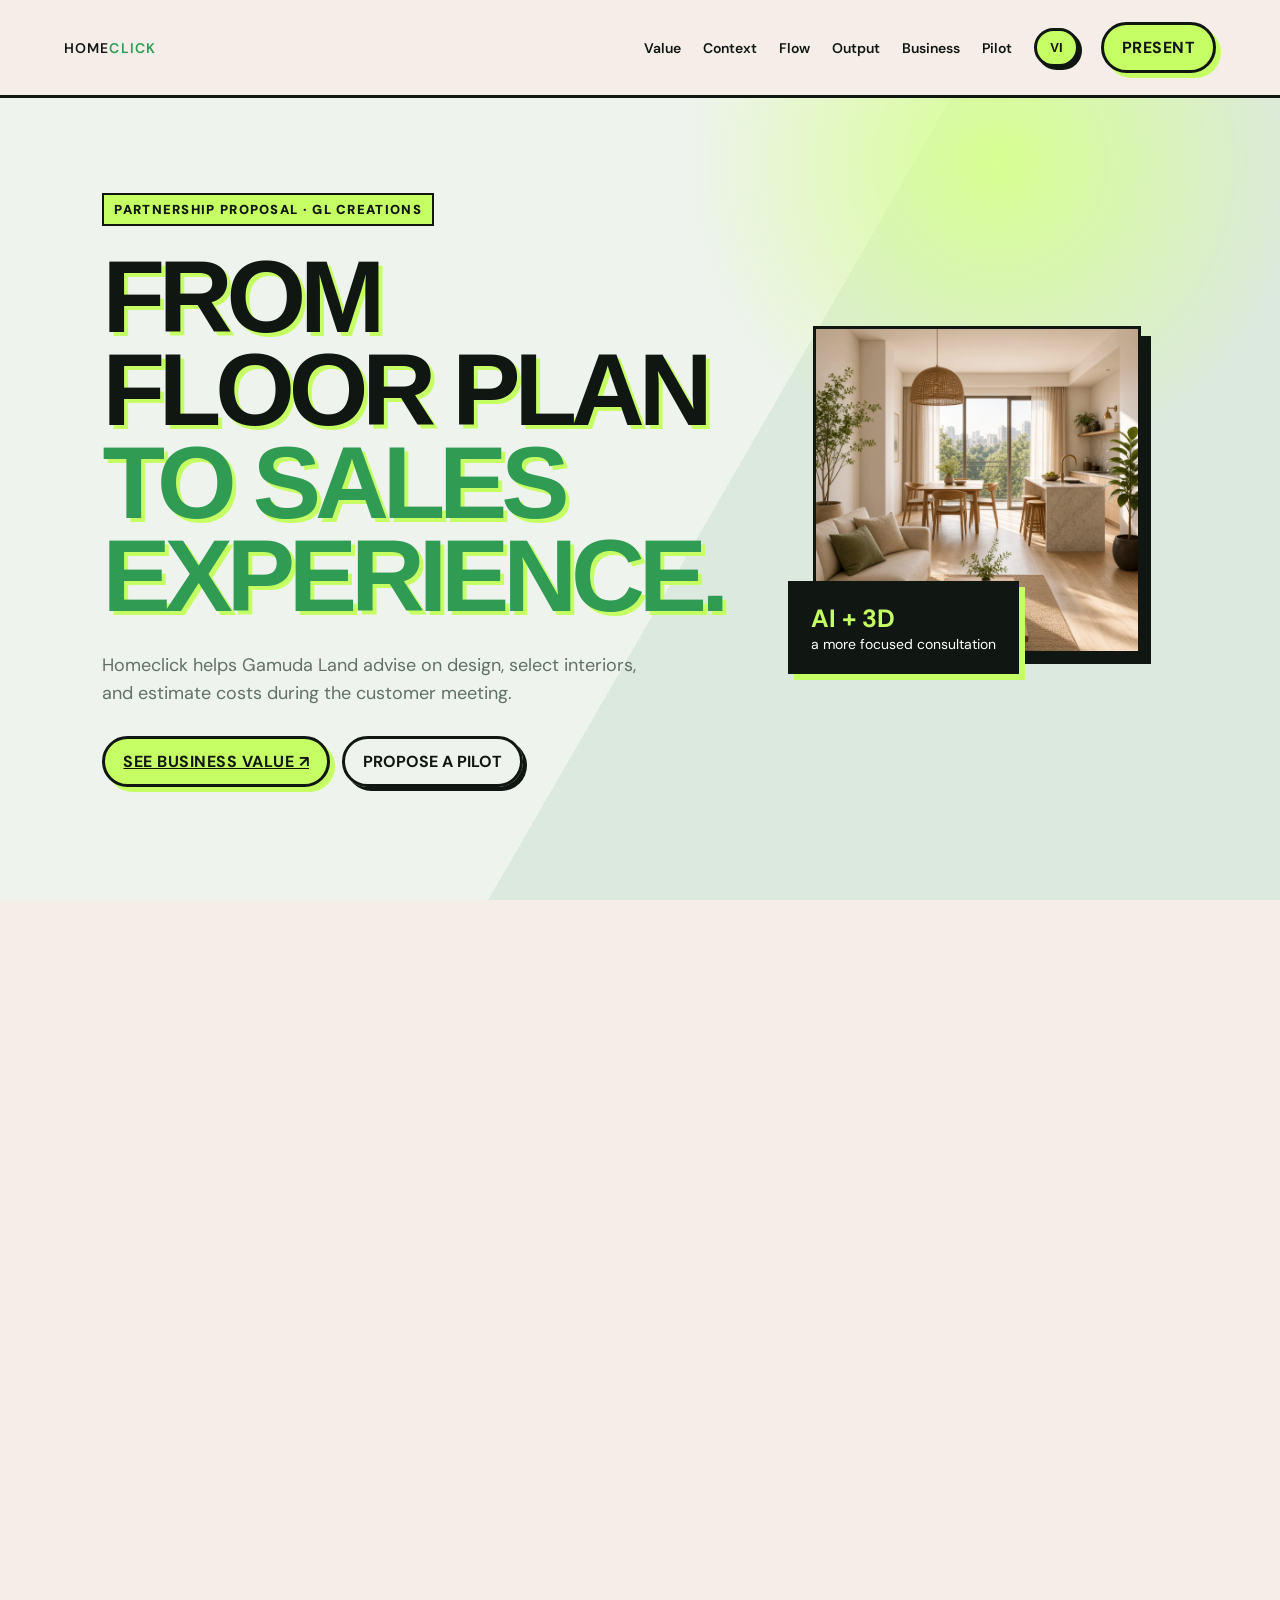
<file: index.html>
<!doctype html>
<html lang="en">
<head>
<meta charset="utf-8"><meta name="viewport" content="width=device-width,initial-scale=1">
<title>GL</title><meta name="description" content="Đề xuất trải nghiệm AI và thiết kế 3D cho GL Creations">
<link rel="icon" href="data:image/svg+xml,%3Csvg xmlns='http://www.w3.org/2000/svg' viewBox='0 0 100 100'%3E%3Crect width='100' height='100' rx='24' fill='%2314251F'/%3E%3Cpath d='M25 53 50 28l25 25v24H57V62H43v15H25z' fill='%23A4E6AD'/%3E%3C/svg%3E">
<link rel="preconnect" href="https://fonts.googleapis.com" crossorigin><link rel="preload" as="style" href="https://fonts.googleapis.com/css2?family=DM+Sans:wght@400;500;600;700&family=Manrope:wght@600;700;800&display=swap" onload="this.onload=null;this.rel='stylesheet'"><noscript><link rel="stylesheet" href="https://fonts.googleapis.com/css2?family=DM+Sans:wght@400;500;600;700&family=Manrope:wght@600;700;800&display=swap"></noscript>
<link rel="stylesheet" href="styles.css"><link rel="preload" as="image" href="assets/hero-gl-creations.webp" type="image/webp" fetchpriority="high"></head>
<body><div class="progress"></div><header class="topbar"><a class="brand" href="#top">HOME<span>CLICK</span></a><nav class="nav"><a href="#value">Value</a><a href="#problem">Context</a><a href="#load-layout">Flow</a><a href="#final-render">Output</a><a href="#business">Business</a><a href="#pilot">Pilot</a><button type="button" class="lang-toggle" id="langToggle" aria-label="Switch language">VI</button><button type="button" class="btn" id="present" aria-label="Start presentation">Present</button></nav></header>
<main id="top"><section class="hero"><div><div class="eyebrow">Partnership proposal · GL Creations</div><h1>From floor plan<br><em>to sales experience.</em></h1><p>Homeclick helps Gamuda Land advise on design, select interiors, and estimate costs during the customer meeting.</p><div class="actions"><a class="btn" href="#value">See business value ↗</a><a class="ghost" href="#pilot">Propose a pilot</a></div></div><div class="visual"><div class="visual-frame"><img loading="eager" fetchpriority="high" decoding="async" width="1168" height="784" src="assets/hero-gl-creations.webp" alt="Homeclick interior visualization"></div><div class="badge"><b>AI + 3D</b>a more focused consultation</div></div></section>
<section class="section alt" id="proposal"><div class="section-head"><h2>The proposal for<br>GL Creations</h2><p>Homeclick becomes a visual experience layer within the catalog and standards approved by Gamuda Land.</p></div><div class="steps"><div class="step"><b>01</b><h3>Personalize the home</h3><p>Explore colors, materials, fixtures, and styles around each customer’s needs.</p></div><div class="step"><b>02</b><h3>Try the scheme in 3D</h3><p>Choose a prepared floor plan, drag in interiors, and compare ways to use the space.</p></div><div class="step"><b>03</b><h3>Turn it into a clear choice</h3><p>Create a needs summary for the customer and sales team to confirm before the next step.</p></div></div></section>
<section class="section alt" id="value"><div class="eyebrow">Value proposition</div><div class="value-message">Homeclick helps Gamuda Land turn typical floor plans into a design, interior selection, and cost-estimation experience during customer consultation.</div><div class="benefits"><div class="benefit">Customers visualize their future home more easily</div><div class="benefit">Increase the value of GL Creations</div><div class="benefit">Shorten the consultation process</div><div class="benefit">Create upsell opportunities for interior packages</div><div class="benefit">Give customers an earlier view of budget</div><div class="benefit">Standardize the experience across projects</div></div></section>
<section class="section alt" id="problem"><div class="section-head"><h2>The gap<br>in consultation</h2><p>Customers are not only buying a floor plan. They are trying to picture how they will live in it.</p></div><div class="grid"><article class="card"><span class="num">01</span><h3>Hard-to-visualize floor plans</h3><p>Customers need to see a layout that fits how they live.</p></article><article class="card"><span class="num">02</span><h3>Too few visual options</h3><p>One generic image cannot answer every question about style and room use.</p></article><article class="card dark"><span class="num">03</span><h3>Conversation lacks a shared reference</h3><p>A concrete scheme gives the sales team a stronger follow-up conversation.</p></article></div></section>
<section class="section alt" id="load-layout"><div class="section-head"><h2>Start with an empty canvas.<br>Load the project layout.</h2><p>Before any furniture is added, the sales team opens a clean Homeclick workspace and loads the typical floor plan of the Gamuda Land project.</p></div><div class="empty-layout"><div class="empty-toolbar"><span>GL</span><span>NEW SPACE · EMPTY</span></div><div class="empty-body"><div class="empty-icon">＋</div><strong>Load a project floor plan</strong><span>PDF · JPG/PNG · CAD/BIM</span><button type="button" class="btn" id="loadLayout">Load layout ↗</button></div></div><div class="loaded-layout" id="loadedLayout" hidden aria-live="polite"><div class="empty-toolbar"><span>GL</span><span>PROJECT LAYOUT LOADED</span></div><div class="loaded-body"><img src="assets/gamuda-project-layout-cropped.webp" alt="Gamuda Land typical apartment · 11,095 × 8,020 mm" loading="lazy" decoding="async" width="1408" height="1124"><div class="loaded-meta"><strong>PROJECT LAYOUT LOADED</strong><span>Gamuda Land typical apartment · 11,095 × 8,020 mm</span></div></div></div></section>
<section class="section" id="upload"><div class="section-head"><h2>One plan.<br>Four clear moves.</h2><p>Once the typical Gamuda Land floor plan is loaded, Homeclick takes the team from a 2D layout to a decision-ready interior scheme.</p></div><div class="flow"><article class="flow-step"><strong>01 · 2D LAYOUT</strong><h3>Place furniture on plan</h3><p>Start with furniture symbols and build the layout in proportion.</p></article><article class="flow-step"><strong>02 · 3D SPACE</strong><h3>Convert the layout</h3><p>Turn the 2D arrangement into a proportional 3D space.</p></article><article class="flow-step"><strong>03 · MATERIALS</strong><h3>Refine the look</h3><p>Apply approved wood, stone, fabric, metal, and paint options.</p></article><article class="flow-step"><strong>04 · BUDGET</strong><h3>Know the number</h3><p>Track products, quantities, and estimated cost before requesting a quote.</p></article></div></section>
<section class="section" id="experience"><div class="section-head"><h2>See the space<br>before it is built</h2><p>The same project layout can be read in 2D, explored in 3D, and refined through an approved material palette.</p></div><div class="showcase"><div class="media-step"><span>01 · 2D LAYOUT</span><img loading="lazy" decoding="async" width="1408" height="1408" src="assets/flow-2d-layout-square.webp" alt="2D furniture layout on a typical floor plan"></div><div class="media-step"><span>02 · 3D CONVERSION</span><img loading="lazy" decoding="async" width="1408" height="1408" src="assets/flow-3d-conversion-square.webp" alt="3D conversion of an apartment layout"></div><div class="media-step"><span>03 · MATERIAL SELECTION</span><img loading="lazy" decoding="async" width="1408" height="1408" src="assets/flow-materials-square.webp" alt="Approved material selection board"></div></div></section>
<section class="section alt" id="demo"><div class="section-head"><h2>A journey<br>from drag-and-drop to final render</h2><p>Autoplay demo: select products, try materials, refine the space, and render a final scene so customers can decide with confidence.</p></div><div class="demo-stage"><video class="demo-video" autoplay muted loop playsinline preload="none" data-lazy-video poster="assets/flow-final-render.webp" aria-label="Homeclick design process"><source data-src="assets/flow-2d-to-budget-v4.mp4" type="video/mp4"></video><div class="demo-overlay"><div class="demo-top"><span>HOMECLICK DESIGN FLOW</span><span>AUTOPLAY · LOOP</span></div><div class="demo-steps"><span>01 · DRAG PRODUCTS</span><span>02 · CHOOSE MATERIALS</span><span>03 · RENDER THE HOME</span></div></div></div><div class="video-caption"><strong>Homeclick Design Tool</strong><span>Drag · Choose materials · Render the space</span></div></section>
<section class="section alt" id="final-render"><div class="section-head"><h2>Final render<br>from customer choices</h2><p>After dragging products and choosing materials in Homeclick, customers can see the final result as a complete living space.</p></div><div class="final-render-grid"><img loading="lazy" decoding="async" width="1168" height="784" src="assets/flow-final-render.webp" alt="Final interior render"><div class="final-note"><span class="num">FINAL OUTPUT</span><h3>From a 3D scheme to a decision-ready image</h3><p>The render gives customers, sales, and the interiors team one shared result before moving to a quote.</p><a class="ghost" href="#cost">View estimated cost ↗</a></div></div></section>
<section class="section alt" id="cost"><div class="section-head"><h2>Know the cost<br>before deciding</h2><p>Each GL Creations product can carry a price, allowing Homeclick to total the budget for the selected scheme.</p></div><div class="cost-panel"><div class="cost-card"><div class="budget-image-frame"><img loading="lazy" decoding="async" width="1408" height="1408" class="budget-image" src="assets/flow-budget-quote-v2.webp" alt="Budget summary"></div><div class="label">ESTIMATED COST</div><div class="amount">Based on the scheme</div><small>Prices are updated from the Gamuda Land approved catalog. They do not replace an official quote.</small></div><div class="cost-list"><div class="cost-item"><strong>Price by product</strong><span>Customers see the price of each selected interior, material, and fixture.</span></div><div class="cost-item"><strong>Total budget</strong><span>Add up by room, interior package, or the entire apartment.</span></div><div class="cost-item"><strong>Compare schemes</strong><span>Change products and see the cost impact immediately.</span></div><div class="cost-item"><strong>Make the next step clear</strong><span>Turn the selected configuration into an official quote request.</span></div></div></div></section>
<section class="section" id="business"><div class="section-head"><h2>Three Gamuda value drivers<br>you can see</h2><p>Homeclick is more than a technology showcase. The platform is designed to support the commercial goals of the sales team and GL Creations.</p></div><div class="business-grid"><article class="business-card"><b>01 · SELL MORE</b><h3>Sell more interior packages</h3><p>Place GL Creations products in the space customers are considering.</p></article><article class="business-card"><b>02 · CONSULT BETTER</b><h3>Consult more visually</h3><p>Turn unclear needs into a design scheme that sales and customers can refine together.</p></article><article class="business-card"><b>03 · DECIDE FASTER</b><h3>Decide faster</h3><p>Customers see their options and budget sooner, giving the consultation a clear next step.</p></article></div></section>
<section class="section alt" id="mockup"><div class="section-head"><h2>One screen.<br>One clear scheme.</h2><p>This is the experience sales can use with customers: view the floor plan, select products, and track the budget in one flow.</p></div><div class="pitch-mockup"><div class="mockup"><div class="mockup-head"><span>HOMECLICK DESIGN TOOL</span><span>GL CREATIONS · A01</span></div><div class="mockup-room select-none"><div class="living-plan-wrap"><img class="living-plan-image" src="assets/living-room-plan.svg" alt="Technical A01 living room furniture floor plan" draggable="false"><div class="plan-hotspots" id="planHotspots" aria-label="Product hotspots"></div></div><div class="plan-canvas-meta"><span>LIVING ROOM · TYPICAL APARTMENT A01</span><span>1:50 · PLAN VIEW</span></div></div><div class="item-focus-card" id="itemFocusCard"><div><span class="item-focus-label">Item focus</span><div class="item-focus-name" id="focusName">Living room sofa (GL-001)</div><div class="item-focus-meta" id="focusMeta">Finish: Bouclé Dune · Seating</div></div><button type="button" class="item-focus-btn btn-remove" id="focusToggleBtn">Remove</button></div></div><div class="mockup"><div class="mockup-head"><span>SELECTED SCHEME</span><span id="schemeCount">04 ITEMS</span></div><div class="scheme-list-container" id="schemeList"></div><div style="margin-top:16px;padding-top:14px;border-top:2px solid var(--ink)"><div class="total" style="margin-top:0"><div><span style="display:block;font-size:12px;font-weight:700;text-transform:uppercase;letter-spacing:0.06em;color:#6d7e75">ESTIMATED BUDGET</span><button type="button" class="toggle-budget-view" id="toggleBudgetBtn">View estimated numbers (VND) ↗</button></div><strong id="totalBudgetDisplay" style="font-size:16px;color:var(--ink)">Based on catalog</strong></div></div></div></div></section>
<section class="section" id="pilot"><div class="section-head"><h2>A small pilot.<br>Measure what matters.</h2><p>Propose a 4-week pilot to validate the value in real consultations.</p></div><div class="grid"><article class="card dark"><span class="num">WEEK 01</span><h3>Standardize</h3><p>Choose a floor plan, a product collection, and a consultation script.</p></article><article class="card"><span class="num">WEEKS 02–03</span><h3>Run the pilot</h3><p>Use Homeclick in selected consultations with sales support.</p></article><article class="card"><span class="num">WEEK 04</span><h3>Evaluate</h3><p>Compare consultation time, scheme quality, and quote requests.</p></article></div></section>
<section class="cta" id="next-step"><div><div class="eyebrow" style="color:var(--lime)">Next step</div><h2>Let us build a GL Creations apartment demo.</h2><p>Choose a floor plan. Choose an interior collection. Let customers start with how they want to live.</p></div><a class="btn" href="mailto:hello@homeclick.vn?subject=Homeclick%20x%20GL%20Creations">Discuss the pilot ↗</a></section></main><footer class="footer"><span>HOMECLICK × GL CREATIONS</span><span>Pilot proposal · 2026</span></footer>
<script>const langToggle=document.getElementById("langToggle");if(langToggle)langToggle.onclick=()=>location.href=location.pathname.includes("index-vi")?"index.html":"index-vi.html";const bar=document.querySelector(".progress");let progressFrame=0;addEventListener("scroll",()=>{if(progressFrame)return;progressFrame=requestAnimationFrame(()=>{const h=document.documentElement;bar.style.width=(scrollY/(h.scrollHeight-innerHeight)*100)+"%";progressFrame=0})},{passive:true});const loadVideo=video=>{const source=video.querySelector("source[data-src]");if(!source||source.src)return;source.src=source.dataset.src;video.load();video.play().catch(()=>{})};document.querySelectorAll("video[data-lazy-video]").forEach(video=>{if("IntersectionObserver"in window){const observer=new IntersectionObserver(entries=>{if(entries.some(entry=>entry.isIntersecting)){loadVideo(video);observer.disconnect()}},{rootMargin:"500px 0px"});observer.observe(video)}else loadVideo(video)});const present=document.querySelector("#present");if(present)present.onclick=()=>{document.body.classList.toggle("presenting");document.documentElement.requestFullscreen?.().catch(()=>{})};addEventListener("keydown",e=>{if(e.key==="Escape")document.body.classList.remove("presenting")});const loadLayoutButton=document.querySelector("#loadLayout");const emptyLayout=document.querySelector(".empty-layout");const loadedLayout=document.querySelector("#loadedLayout");if(loadLayoutButton&&emptyLayout&&loadedLayout)loadLayoutButton.addEventListener("click",()=>{emptyLayout.hidden=true;loadedLayout.hidden=false;loadLayoutButton.blur()});</script><script id="interactive-mockup-script">

// --- Interactive Living Room Plan Mockup ---
(function() {
  const isVi = location.pathname.includes('index-vi') || document.documentElement.lang === 'vi';
  const items = [
    { id: 'sofa', code: 'GL-001', nameEn: 'Living room sofa', nameVi: 'Sofa phòng khách', priceVnd: 45000000, categoryEn: 'Seating', categoryVi: 'Ghế', selected: true, material: 'Bouclé Dune', x: 30, y: 68 },
    { id: 'coffee-table', code: 'GL-014', nameEn: 'Coffee table', nameVi: 'Bàn trà', priceVnd: 18500000, categoryEn: 'Tables', categoryVi: 'Bàn', selected: true, material: 'Walnut & Brass', x: 50, y: 42 },
    { id: 'light', code: 'GL-022', nameEn: 'Decorative light', nameVi: 'Đèn trang trí', priceVnd: 12000000, categoryEn: 'Lighting', categoryVi: 'Đèn', selected: true, material: 'Amber Glass', x: 83, y: 38 },
    { id: 'armchair', code: 'GL-035', nameEn: 'Lounge accent chair', nameVi: 'Ghế bành thư giãn', priceVnd: 22000000, categoryEn: 'Seating', categoryVi: 'Ghế', selected: true, material: 'Cognac Leather', x: 72, y: 26 },
    { id: 'tv-console', code: 'GL-008', nameEn: 'Media wall console', nameVi: 'Kệ tivi phòng khách', priceVnd: 26000000, categoryEn: 'Cabinetry', categoryVi: 'Tủ kệ', selected: false, material: 'Smoked Oak', x: 51, y: 87 }
  ];

  let activeItemId = 'sofa';
  let showExactPrice = false;

  function formatVnd(val) {
    return val.toLocaleString('vi-VN') + ' ₫';
  }

  function render() {
    const hotspotsEl = document.getElementById('planHotspots');
    const schemeListEl = document.getElementById('schemeList');
    const schemeCountEl = document.getElementById('schemeCount');
    const totalBudgetDisplayEl = document.getElementById('totalBudgetDisplay');
    const toggleBudgetBtn = document.getElementById('toggleBudgetBtn');
    const focusNameEl = document.getElementById('focusName');
    const focusMetaEl = document.getElementById('focusMeta');
    const focusToggleBtn = document.getElementById('focusToggleBtn');

    if (!hotspotsEl || !schemeListEl) return;

    const activeItem = items.find(it => it.id === activeItemId) || items[0];
    const selectedItems = items.filter(it => it.selected);
    const totalVnd = selectedItems.reduce((acc, it) => acc + it.priceVnd, 0);

    // 1. Render hotspots
    hotspotsEl.innerHTML = '';
    items.forEach(it => {
      const btn = document.createElement('button');
      btn.type = 'button';
      btn.className = 'plan-hotspot' + (it.id === activeItemId ? ' is-active' : '') + (!it.selected ? ' is-off' : '');
      btn.style.left = it.x + '%';
      btn.style.top = it.y + '%';
      btn.setAttribute('aria-pressed', it.selected);
      btn.title = (isVi ? it.nameVi : it.nameEn) + ' (' + it.code + ')';

      const dot = document.createElement('span');
      dot.className = 'plan-hotspot-dot';
      btn.appendChild(dot);

      const codeSpan = document.createElement('span');
      codeSpan.textContent = it.code;
      btn.appendChild(codeSpan);

      btn.addEventListener('click', () => {
        it.selected = true;
        activeItemId = it.id;
        render();
      });

      hotspotsEl.appendChild(btn);
    });

    // 2. Render item focus card
    if (focusNameEl) {
      const name = isVi ? activeItem.nameVi : activeItem.nameEn;
      focusNameEl.textContent = name + ' (' + activeItem.code + ')';
    }
    if (focusMetaEl) {
      const cat = isVi ? activeItem.categoryVi : activeItem.categoryEn;
      focusMetaEl.textContent = (isVi ? 'Chất liệu: ' : 'Finish: ') + activeItem.material + ' · ' + cat;
    }
    if (focusToggleBtn) {
      if (activeItem.selected) {
        focusToggleBtn.className = 'item-focus-btn btn-remove';
        focusToggleBtn.textContent = isVi ? 'Bỏ chọn' : 'Remove';
      } else {
        focusToggleBtn.className = 'item-focus-btn btn-add';
        focusToggleBtn.textContent = isVi ? 'Thêm vào scheme' : 'Add to scheme';
      }
      focusToggleBtn.onclick = () => {
        activeItem.selected = !activeItem.selected;
        render();
      };
    }

    // 3. Render scheme list
    schemeListEl.innerHTML = '';
    items.forEach(it => {
      const row = document.createElement('div');
      row.className = 'price-row-interactive' + (it.id === activeItemId ? ' is-active' : '') + (!it.selected ? ' is-off' : '');

      const leftDiv = document.createElement('div');
      leftDiv.style.display = 'flex';
      leftDiv.style.alignItems = 'center';
      leftDiv.style.gap = '10px';

      const cb = document.createElement('input');
      cb.type = 'checkbox';
      cb.checked = it.selected;
      cb.addEventListener('click', (e) => {
        e.stopPropagation();
      });
      cb.addEventListener('change', () => {
        it.selected = cb.checked;
        activeItemId = it.id;
        render();
      });
      leftDiv.appendChild(cb);

      const label = document.createElement('span');
      label.textContent = isVi ? it.nameVi : it.nameEn;
      leftDiv.appendChild(label);
      row.appendChild(leftDiv);

      const rightDiv = document.createElement('div');
      rightDiv.style.textAlign = 'right';

      const codeStrong = document.createElement('strong');
      codeStrong.textContent = it.code;
      rightDiv.appendChild(codeStrong);

      if (showExactPrice) {
        const priceSub = document.createElement('div');
        priceSub.style.fontSize = '11px';
        priceSub.style.color = '#52645b';
        priceSub.style.fontWeight = 'normal';
        priceSub.textContent = formatVnd(it.priceVnd);
        rightDiv.appendChild(priceSub);
      }
      row.appendChild(rightDiv);

      row.addEventListener('click', () => {
        activeItemId = it.id;
        render();
      });

      schemeListEl.appendChild(row);
    });

    // 4. Update count & totals
    if (schemeCountEl) {
      const countStr = String(selectedItems.length).padStart(2, '0');
      schemeCountEl.textContent = countStr + (isVi ? ' MÓN' : ' ITEMS');
    }

    if (totalBudgetDisplayEl) {
      if (showExactPrice) {
        totalBudgetDisplayEl.textContent = formatVnd(totalVnd);
      } else {
        totalBudgetDisplayEl.textContent = isVi ? 'Theo danh mục' : 'Based on catalog';
      }
    }

    if (toggleBudgetBtn) {
      if (showExactPrice) {
        toggleBudgetBtn.textContent = isVi ? 'Thu gọn giá chi tiết ↗' : 'Hide item breakdown ↗';
      } else {
        toggleBudgetBtn.textContent = isVi ? 'Xem dự toán mẫu (VND) ↗' : 'View estimated numbers (VND) ↗';
      }
      toggleBudgetBtn.onclick = () => {
        showExactPrice = !showExactPrice;
        render();
      };
    }
  }

  if (document.readyState === 'loading') {
    document.addEventListener('DOMContentLoaded', render);
  } else {
    render();
  }
})();

</script>
</body></html>
</file>
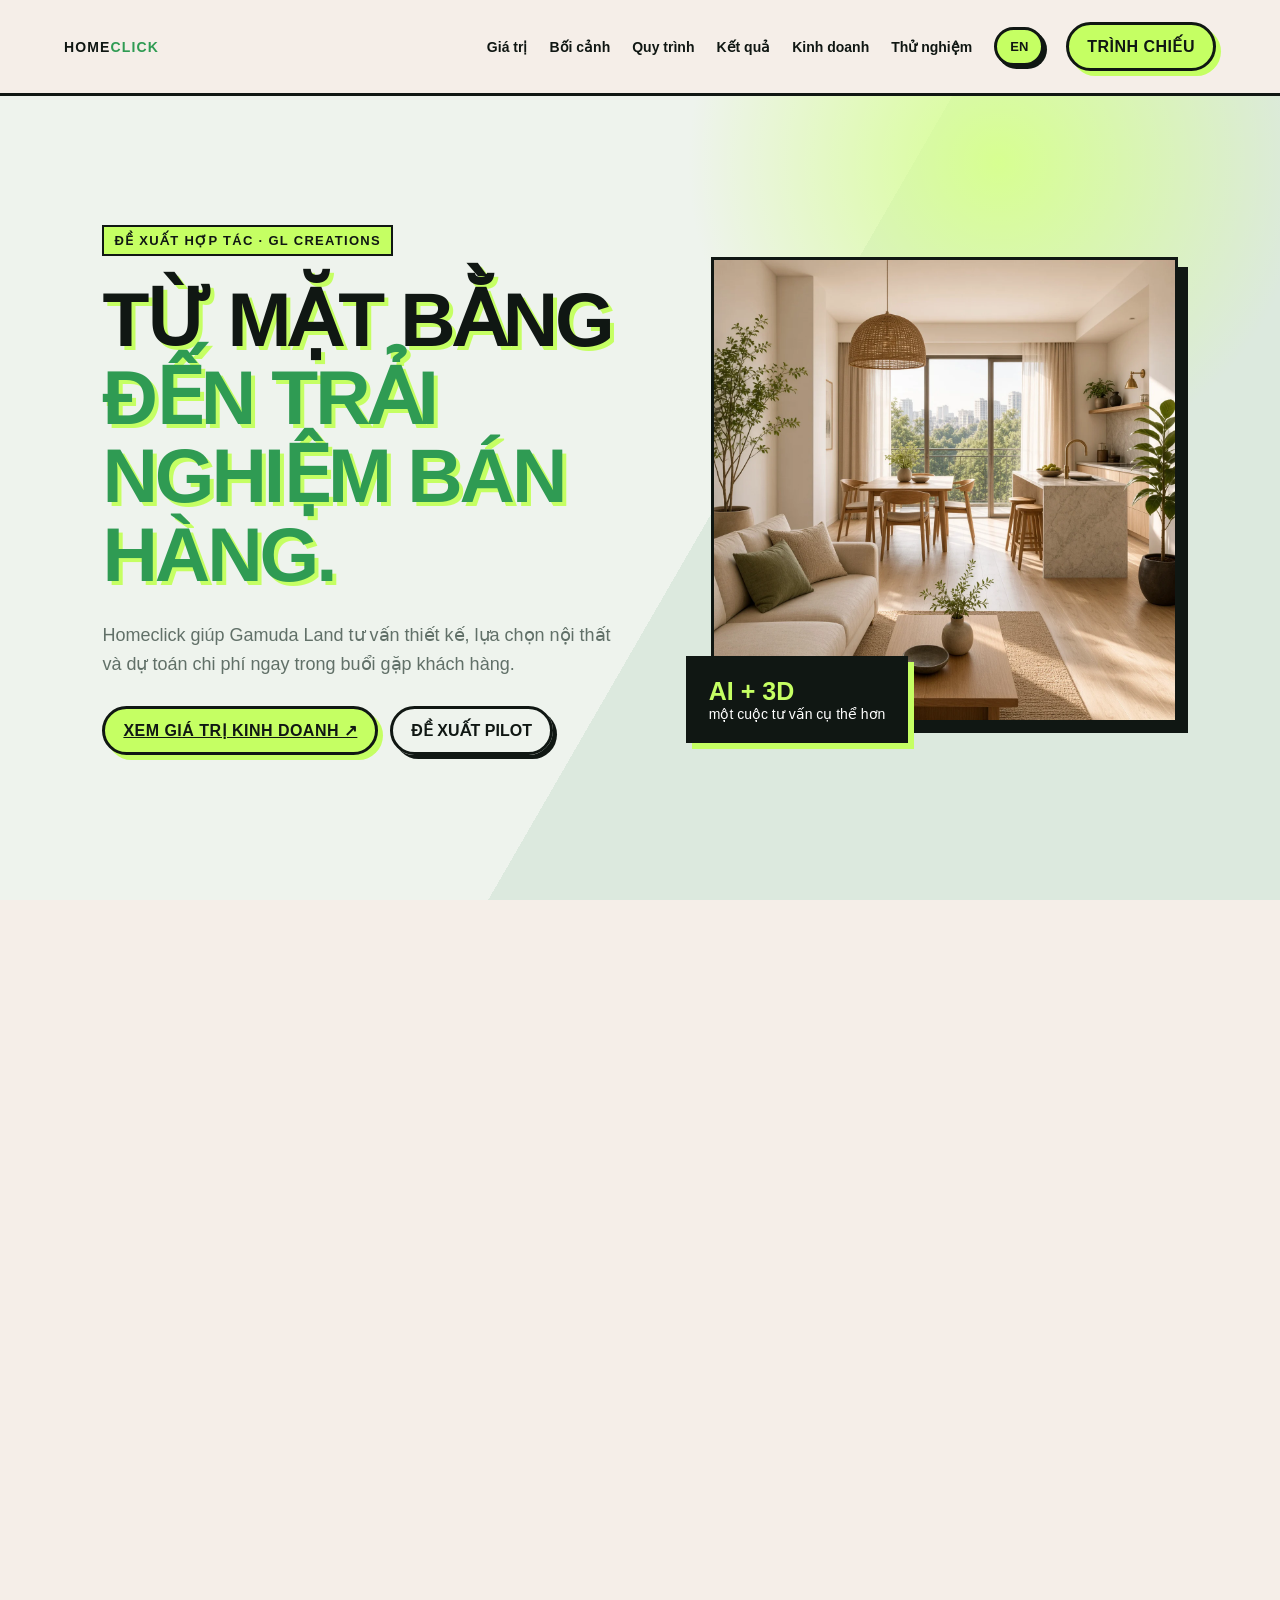
<file: index-vi.html>
<!doctype html>
<html lang="vi">
<head>
<meta charset="utf-8"><meta name="viewport" content="width=device-width,initial-scale=1">
<title>GL</title><meta name="description" content="Đề xuất trải nghiệm AI và thiết kế 3D cho GL Creations">
<link rel="icon" href="data:image/svg+xml,%3Csvg xmlns='http://www.w3.org/2000/svg' viewBox='0 0 100 100'%3E%3Crect width='100' height='100' rx='24' fill='%2314251F'/%3E%3Cpath d='M25 53 50 28l25 25v24H57V62H43v15H25z' fill='%23A4E6AD'/%3E%3C/svg%3E">
<link rel="preconnect" href="https://fonts.googleapis.com"><link rel="preconnect" href="https://fonts.gstatic.com" crossorigin><link href="https://fonts.googleapis.com/css2?family=Be+Vietnam+Pro:wght@400;500;600;700;800;900&display=swap" rel="stylesheet"><link href="https://fonts.googleapis.com/css2?family=DM+Sans:wght@400;500;600;700&family=Manrope:wght@600;700;800&display=swap" rel="stylesheet">
<link rel="stylesheet" href="styles.css"><link rel="preload" as="image" href="assets/hero-gl-creations.webp" type="image/webp" fetchpriority="high"></head>
<body class="vi-page"><div class="progress"></div><header class="topbar"><a class="brand" href="#top">HOME<span>CLICK</span></a><nav class="nav"><a href="#value">Giá trị</a><a href="#problem">Bối cảnh</a><a href="#load-layout">Quy trình</a><a href="#final-render">Kết quả</a><a href="#business">Kinh doanh</a><a href="#pilot">Thử nghiệm</a><button type="button" class="lang-toggle" id="langToggle" aria-label="Switch language">EN</button><button type="button" class="btn" id="present" aria-label="Start presentation">Trình chiếu</button></nav></header>
<main id="top"><section class="hero"><div><div class="eyebrow">Đề xuất hợp tác · GL Creations</div><h1>Từ mặt bằng<br><em>đến trải nghiệm bán hàng.</em></h1><p>Homeclick giúp Gamuda Land tư vấn thiết kế, lựa chọn nội thất và dự toán chi phí ngay trong buổi gặp khách hàng.</p><div class="actions"><a class="btn" href="#value">Xem giá trị kinh doanh ↗</a><a class="ghost" href="#pilot">Đề xuất pilot</a></div></div><div class="visual"><div class="visual-frame"><img loading="eager" fetchpriority="high" decoding="async" width="1168" height="784" src="assets/hero-gl-creations.webp" alt="Phối cảnh không gian nội thất Homeclick"></div><div class="badge"><b>AI + 3D</b>một cuộc tư vấn cụ thể hơn</div></div></section>
<section class="section alt" id="proposal"><div class="section-head"><h2>Đề xuất cho<br>GL Creations</h2><p>Homeclick trở thành lớp trải nghiệm trực quan, trong phạm vi danh mục và tiêu chuẩn do Gamuda Land phê duyệt.</p></div><div class="steps"><div class="step"><b>01</b><h3>Cá nhân hóa ngôi nhà</h3><p>Khám phá màu sắc, vật liệu, thiết bị và phong cách theo nhu cầu từng khách.</p></div><div class="step"><b>02</b><h3>Thử phương án trên 3D</h3><p>Chọn mặt bằng đã chuẩn bị, kéo thả nội thất và so sánh cách sử dụng không gian.</p></div><div class="step"><b>03</b><h3>Chuyển thành lựa chọn rõ ràng</h3><p>Tạo bản tóm tắt nhu cầu để nhân viên và khách cùng xác nhận trước bước tiếp theo.</p></div></div></section>
<section class="section alt" id="value"><div class="eyebrow">Thông điệp giá trị</div><div class="value-message">Homeclick giúp Gamuda Land biến mặt bằng điển hình thành trải nghiệm thiết kế, lựa chọn nội thất và dự toán chi phí ngay trong quá trình tư vấn khách hàng.</div><div class="benefits"><div class="benefit">Khách dễ hình dung căn hộ tương lai</div><div class="benefit">Tăng giá trị chương trình GL Creations</div><div class="benefit">Rút ngắn quá trình tư vấn</div><div class="benefit">Tạo cơ hội bán thêm gói nội thất</div><div class="benefit">Giúp khách biết ngân sách sớm hơn</div><div class="benefit">Chuẩn hóa trải nghiệm giữa các dự án</div></div></section>
<section class="section alt" id="problem"><div class="section-head"><h2>Khoảng trống<br>trong cuộc tư vấn</h2><p>Khách không chỉ mua một mặt bằng. Họ đang cố hình dung cách sống trong đó.</p></div><div class="grid"><article class="card"><span class="num">01</span><h3>Mặt bằng khó hình dung</h3><p>Khách cần thấy cách bố trí nội thất phù hợp với sinh hoạt của mình.</p></article><article class="card"><span class="num">02</span><h3>Phối cảnh ít lựa chọn</h3><p>Một hình ảnh chung khó trả lời mọi câu hỏi về phong cách và cách sử dụng phòng.</p></article><article class="card dark"><span class="num">03</span><h3>Trao đổi thiếu điểm tựa</h3><p>Một phương án cụ thể giúp nhân viên tiếp tục cuộc tư vấn sau buổi gặp.</p></article></div></section>
<section class="section alt" id="load-layout"><div class="section-head"><h2>Bắt đầu với một canvas trống.<br>Load mặt bằng dự án.</h2><p>Trước khi thêm nội thất, team sales mở không gian Homeclick trống và load mặt bằng điển hình của dự án Gamuda Land.</p></div><div class="empty-layout"><div class="empty-toolbar"><span>GL</span><span>KHÔNG GIAN MỚI · TRỐNG</span></div><div class="empty-body"><div class="empty-icon">＋</div><strong>Load mặt bằng dự án</strong><span>PDF · JPG/PNG · CAD/BIM</span><button type="button" class="btn" id="loadLayout">Load mặt bằng ↗</button></div></div><div class="loaded-layout" id="loadedLayout" hidden aria-live="polite"><div class="empty-toolbar"><span>GL</span><span>ĐÃ LOAD MẶT BẰNG DỰ ÁN</span></div><div class="loaded-body"><img src="assets/gamuda-project-layout-cropped.webp" alt="Mặt bằng căn hộ điển hình Gamuda Land · 11.095 × 8.020 mm" loading="lazy" decoding="async" width="1408" height="1124"><div class="loaded-meta"><strong>ĐÃ LOAD MẶT BẰNG DỰ ÁN</strong><span>Mặt bằng căn hộ điển hình Gamuda Land · 11.095 × 8.020 mm</span></div></div></div></section>
<section class="section" id="upload"><div class="section-head"><h2>Một mặt bằng.<br>Bốn bước rõ ràng.</h2><p>Sau khi load mặt bằng điển hình của dự án Gamuda Land, Homeclick đưa team đi từ bố trí 2D đến phương án nội thất sẵn sàng để quyết định.</p></div><div class="flow"><article class="flow-step"><strong>01 · BỐ TRÍ 2D</strong><h3>Đặt nội thất trên mặt bằng</h3><p>Bắt đầu với các biểu tượng nội thất và xây dựng bố cục đúng tỷ lệ.</p></article><article class="flow-step"><strong>02 · KHÔNG GIAN 3D</strong><h3>Chuyển layout sang 3D</h3><p>Biến bố trí 2D thành không gian 3D theo đúng tỷ lệ.</p></article><article class="flow-step"><strong>03 · VẬT LIỆU</strong><h3>Hoàn thiện phong cách</h3><p>Áp dụng các lựa chọn gỗ, đá, vải, kim loại và sơn đã được duyệt.</p></article><article class="flow-step"><strong>04 · NGÂN SÁCH</strong><h3>Biết chi phí</h3><p>Theo dõi sản phẩm, số lượng và chi phí dự kiến trước khi yêu cầu báo giá.</p></article></div></section>
<section class="section" id="experience"><div class="section-head"><h2>Hình dung không gian<br>trước khi xây dựng</h2><p>Cùng một mặt bằng dự án có thể được đọc ở 2D, khám phá ở 3D và hoàn thiện bằng bảng vật liệu đã được phê duyệt.</p></div><div class="showcase"><div class="media-step"><span>01 · BỐ TRÍ 2D</span><img loading="lazy" decoding="async" width="1408" height="1408" src="assets/flow-2d-layout-square.webp" alt="Bố trí nội thất 2D trên mặt bằng điển hình"></div><div class="media-step"><span>02 · CHUYỂN ĐỔI 3D</span><img loading="lazy" decoding="async" width="1408" height="1408" src="assets/flow-3d-conversion-square.webp" alt="Chuyển đổi mặt bằng căn hộ sang 3D"></div><div class="media-step"><span>03 · CHỌN VẬT LIỆU</span><img loading="lazy" decoding="async" width="1408" height="1408" src="assets/flow-materials-square.webp" alt="Bảng lựa chọn vật liệu đã được phê duyệt"></div></div></section>
<section class="section alt" id="demo"><div class="section-head"><h2>Một hành trình<br>từ kéo thả đến phối cảnh</h2><p>Video demo tự động phát: chọn sản phẩm, thử vật liệu, tinh chỉnh không gian và render thành phối cảnh để khách dễ quyết định.</p></div><div class="demo-stage"><video class="demo-video" autoplay muted loop playsinline preload="none" data-lazy-video poster="assets/flow-final-render.webp" aria-label="Homeclick design process"><source data-src="assets/flow-2d-to-budget-v4.mp4" type="video/mp4"></video><div class="demo-overlay"><div class="demo-top"><span>QUY TRÌNH THIẾT KẾ HOMECLICK</span><span>TỰ ĐỘNG PHÁT · LẶP LẠI</span></div><div class="demo-steps"><span>01 · KÉO THẢ SẢN PHẨM</span><span>02 · CHỌN VẬT LIỆU</span><span>03 · RENDER PHỐI CẢNH</span></div></div></div><div class="video-caption"><strong>Homeclick Design Tool</strong><span>Kéo thả · Chọn vật liệu · Render phối cảnh</span></div></section>
<section class="section alt" id="final-render"><div class="section-head"><h2>Phối cảnh cuối cùng<br>từ lựa chọn của khách</h2><p>Từ thao tác kéo thả và lựa chọn vật liệu trong Homeclick, khách hàng có thể nhìn thấy kết quả cuối cùng như một không gian sống hoàn chỉnh.</p></div><div class="final-render-grid"><img loading="lazy" decoding="async" width="1168" height="784" src="assets/flow-final-render.webp" alt="Phối cảnh cuối cùng của không gian nội thất"><div class="final-note"><span class="num">FINAL OUTPUT</span><h3>Từ phương án 3D đến hình ảnh có thể chốt</h3><p>Phối cảnh giúp khách, sales và đội nội thất cùng nhìn vào một kết quả thống nhất trước khi đi tới báo giá.</p><a class="ghost" href="#cost">Xem chi phí dự kiến ↗</a></div></div></section>
<section class="section alt" id="cost"><div class="section-head"><h2>Biết chi phí<br>trước khi quyết định</h2><p>Mỗi sản phẩm trong thư viện GL Creations có thể gắn với giá bán, để Homeclick tự tổng hợp ngân sách theo phương án khách đang xem.</p></div><div class="cost-panel"><div class="cost-card"><div class="budget-image-frame"><img loading="lazy" decoding="async" width="1408" height="1408" class="budget-image" src="assets/flow-budget-quote-v2.webp" alt="Budget summary"></div><div class="label">CHI PHÍ DỰ KIẾN</div><div class="amount">Theo phương án</div><small>Giá được cập nhật từ danh mục Gamuda Land phê duyệt. Không thay thế báo giá chính thức.</small></div><div class="cost-list"><div class="cost-item"><strong>Giá theo sản phẩm</strong><span>Khách biết từng món nội thất, vật liệu và thiết bị đang được chọn.</span></div><div class="cost-item"><strong>Tổng ngân sách</strong><span>Cộng dồn theo phòng, gói nội thất hoặc toàn bộ căn hộ.</span></div><div class="cost-item"><strong>So sánh phương án</strong><span>Thử thay đổi sản phẩm và nhìn ngay tác động lên chi phí.</span></div><div class="cost-item"><strong>Minh bạch bước tiếp theo</strong><span>Chuyển cấu hình đã chọn thành yêu cầu báo giá chính thức.</span></div></div></div></section>
<section class="section" id="business"><div class="section-head"><h2>Ba giá trị Gamuda<br>có thể nhìn thấy</h2><p>Homeclick không chỉ trình diễn công nghệ. Platform được thiết kế để hỗ trợ mục tiêu kinh doanh của đội sales và GL Creations.</p></div><div class="business-grid"><article class="business-card"><b>01 · BÁN THÊM</b><h3>Bán thêm gói nội thất</h3><p>Đưa sản phẩm GL Creations vào đúng không gian khách đang quan tâm.</p></article><article class="business-card"><b>02 · TƯ VẤN TỐT HƠN</b><h3>Tư vấn trực quan hơn</h3><p>Biến nhu cầu còn mơ hồ thành phương án thiết kế có thể cùng khách chỉnh sửa.</p></article><article class="business-card"><b>03 · QUYẾT ĐỊNH FASTER</b><h3>Quyết định nhanh hơn</h3><p>Khách biết lựa chọn và ngân sách sớm hơn, giúp cuộc tư vấn có bước tiếp theo rõ ràng.</p></article></div></section>
<section class="section alt" id="mockup"><div class="section-head"><h2>Một màn hình.<br>Một phương án rõ ràng.</h2><p>Đây là trải nghiệm mà team sales có thể dùng cùng khách: xem mặt bằng, chọn sản phẩm và theo dõi ngân sách trong cùng một luồng.</p></div><div class="pitch-mockup"><div class="mockup"><div class="mockup-head"><span>CÔNG CỤ THIẾT KẾ HOMECLICK</span><span>GL CREATIONS · A01</span></div><div class="mockup-room select-none"><div class="living-plan-wrap"><img class="living-plan-image" src="assets/living-room-plan.svg" alt="Mặt bằng nét kỹ thuật phòng khách A01" draggable="false"><div class="plan-hotspots" id="planHotspots" aria-label="Điểm chọn sản phẩm"></div></div><div class="plan-canvas-meta"><span>MẶT BẰNG PHÒNG KHÁCH · CĂN ĐIỂN HÌNH A01</span><span>1:50 · PLAN VIEW</span></div></div><div class="item-focus-card" id="itemFocusCard"><div><span class="item-focus-label">Chi tiết sản phẩm</span><div class="item-focus-name" id="focusName">Sofa phòng khách (GL-001)</div><div class="item-focus-meta" id="focusMeta">Chất liệu: Bouclé Dune · Ghế</div></div><button type="button" class="item-focus-btn btn-remove" id="focusToggleBtn">Bỏ chọn</button></div></div><div class="mockup"><div class="mockup-head"><span>PHƯƠNG ÁN ĐÃ CHỌN</span><span id="schemeCount">04 MÓN</span></div><div class="scheme-list-container" id="schemeList"></div><div style="margin-top:16px;padding-top:14px;border-top:2px solid var(--ink)"><div class="total" style="margin-top:0"><div><span style="display:block;font-size:12px;font-weight:700;text-transform:uppercase;letter-spacing:0.06em;color:#6d7e75">NGÂN SÁCH DỰ KIẾN</span><button type="button" class="toggle-budget-view" id="toggleBudgetBtn">Xem dự toán mẫu (VND) ↗</button></div><strong id="totalBudgetDisplay" style="font-size:16px;color:var(--ink)">Theo danh mục</strong></div></div></div></div></section>
<section class="section" id="pilot"><div class="section-head"><h2>Thử nghiệm nhỏ.<br>Đo lường thật.</h2><p>Đề xuất pilot 4 tuần để kiểm chứng giá trị trong bối cảnh tư vấn thực tế.</p></div><div class="grid"><article class="card dark"><span class="num">TUẦN 01</span><h3>Chuẩn hóa</h3><p>Chọn một mặt bằng, một nhóm sản phẩm và kịch bản tư vấn.</p></article><article class="card"><span class="num">TUẦN 02–03</span><h3>Chạy thử</h3><p>Đưa Homeclick vào một số buổi tư vấn có nhân viên đồng hành.</p></article><article class="card"><span class="num">TUẦN 04</span><h3>Đánh giá</h3><p>So sánh thời gian tư vấn, chất lượng phương án và yêu cầu báo giá.</p></article></div></section>
<section class="cta" id="next-step"><div><div class="eyebrow" style="color:var(--lime)">Bước tiếp theo</div><h2>Cùng dựng thử một căn hộ GL Creations.</h2><p>Chọn một mặt bằng. Chọn một nhóm nội thất. Để khách bắt đầu từ cách họ muốn sống.</p></div><a class="btn" href="mailto:hello@homeclick.vn?subject=Homeclick%20x%20GL%20Creations">Trao đổi về pilot ↗</a></section></main><footer class="footer"><span>HOMECLICK × GL CREATIONS</span><span>Đề xuất thử nghiệm · 2026</span></footer>
<script>const langToggle=document.getElementById("langToggle");if(langToggle)langToggle.onclick=()=>location.href=location.pathname.includes("index-vi")?"index.html":"index-vi.html";const bar=document.querySelector(".progress");let progressFrame=0;addEventListener("scroll",()=>{if(progressFrame)return;progressFrame=requestAnimationFrame(()=>{const h=document.documentElement;bar.style.width=(scrollY/(h.scrollHeight-innerHeight)*100)+"%";progressFrame=0})},{passive:true});const loadVideo=video=>{const source=video.querySelector("source[data-src]");if(!source||source.src)return;source.src=source.dataset.src;video.load();video.play().catch(()=>{})};document.querySelectorAll("video[data-lazy-video]").forEach(video=>{if("IntersectionObserver"in window){const observer=new IntersectionObserver(entries=>{if(entries.some(entry=>entry.isIntersecting)){loadVideo(video);observer.disconnect()}},{rootMargin:"500px 0px"});observer.observe(video)}else loadVideo(video)});const present=document.querySelector("#present");if(present)present.onclick=()=>{document.body.classList.toggle("presenting");document.documentElement.requestFullscreen?.().catch(()=>{})};addEventListener("keydown",e=>{if(e.key==="Escape")document.body.classList.remove("presenting")});const loadLayoutButton=document.querySelector("#loadLayout");const emptyLayout=document.querySelector(".empty-layout");const loadedLayout=document.querySelector("#loadedLayout");if(loadLayoutButton&&emptyLayout&&loadedLayout)loadLayoutButton.addEventListener("click",()=>{emptyLayout.hidden=true;loadedLayout.hidden=false;loadLayoutButton.blur()});</script><script id="interactive-mockup-script">

// --- Interactive Living Room Plan Mockup ---
(function() {
  const isVi = location.pathname.includes('index-vi') || document.documentElement.lang === 'vi';
  const items = [
    { id: 'sofa', code: 'GL-001', nameEn: 'Living room sofa', nameVi: 'Sofa phòng khách', priceVnd: 45000000, categoryEn: 'Seating', categoryVi: 'Ghế', selected: true, material: 'Bouclé Dune', x: 30, y: 68 },
    { id: 'coffee-table', code: 'GL-014', nameEn: 'Coffee table', nameVi: 'Bàn trà', priceVnd: 18500000, categoryEn: 'Tables', categoryVi: 'Bàn', selected: true, material: 'Walnut & Brass', x: 50, y: 42 },
    { id: 'light', code: 'GL-022', nameEn: 'Decorative light', nameVi: 'Đèn trang trí', priceVnd: 12000000, categoryEn: 'Lighting', categoryVi: 'Đèn', selected: true, material: 'Amber Glass', x: 83, y: 38 },
    { id: 'armchair', code: 'GL-035', nameEn: 'Lounge accent chair', nameVi: 'Ghế bành thư giãn', priceVnd: 22000000, categoryEn: 'Seating', categoryVi: 'Ghế', selected: true, material: 'Cognac Leather', x: 72, y: 26 },
    { id: 'tv-console', code: 'GL-008', nameEn: 'Media wall console', nameVi: 'Kệ tivi phòng khách', priceVnd: 26000000, categoryEn: 'Cabinetry', categoryVi: 'Tủ kệ', selected: false, material: 'Smoked Oak', x: 51, y: 87 }
  ];

  let activeItemId = 'sofa';
  let showExactPrice = false;

  function formatVnd(val) {
    return val.toLocaleString('vi-VN') + ' ₫';
  }

  function render() {
    const hotspotsEl = document.getElementById('planHotspots');
    const schemeListEl = document.getElementById('schemeList');
    const schemeCountEl = document.getElementById('schemeCount');
    const totalBudgetDisplayEl = document.getElementById('totalBudgetDisplay');
    const toggleBudgetBtn = document.getElementById('toggleBudgetBtn');
    const focusNameEl = document.getElementById('focusName');
    const focusMetaEl = document.getElementById('focusMeta');
    const focusToggleBtn = document.getElementById('focusToggleBtn');

    if (!hotspotsEl || !schemeListEl) return;

    const activeItem = items.find(it => it.id === activeItemId) || items[0];
    const selectedItems = items.filter(it => it.selected);
    const totalVnd = selectedItems.reduce((acc, it) => acc + it.priceVnd, 0);

    // 1. Render hotspots
    hotspotsEl.innerHTML = '';
    items.forEach(it => {
      const btn = document.createElement('button');
      btn.type = 'button';
      btn.className = 'plan-hotspot' + (it.id === activeItemId ? ' is-active' : '') + (!it.selected ? ' is-off' : '');
      btn.style.left = it.x + '%';
      btn.style.top = it.y + '%';
      btn.setAttribute('aria-pressed', it.selected);
      btn.title = (isVi ? it.nameVi : it.nameEn) + ' (' + it.code + ')';

      const dot = document.createElement('span');
      dot.className = 'plan-hotspot-dot';
      btn.appendChild(dot);

      const codeSpan = document.createElement('span');
      codeSpan.textContent = it.code;
      btn.appendChild(codeSpan);

      btn.addEventListener('click', () => {
        it.selected = true;
        activeItemId = it.id;
        render();
      });

      hotspotsEl.appendChild(btn);
    });

    // 2. Render item focus card
    if (focusNameEl) {
      const name = isVi ? activeItem.nameVi : activeItem.nameEn;
      focusNameEl.textContent = name + ' (' + activeItem.code + ')';
    }
    if (focusMetaEl) {
      const cat = isVi ? activeItem.categoryVi : activeItem.categoryEn;
      focusMetaEl.textContent = (isVi ? 'Chất liệu: ' : 'Finish: ') + activeItem.material + ' · ' + cat;
    }
    if (focusToggleBtn) {
      if (activeItem.selected) {
        focusToggleBtn.className = 'item-focus-btn btn-remove';
        focusToggleBtn.textContent = isVi ? 'Bỏ chọn' : 'Remove';
      } else {
        focusToggleBtn.className = 'item-focus-btn btn-add';
        focusToggleBtn.textContent = isVi ? 'Thêm vào scheme' : 'Add to scheme';
      }
      focusToggleBtn.onclick = () => {
        activeItem.selected = !activeItem.selected;
        render();
      };
    }

    // 3. Render scheme list
    schemeListEl.innerHTML = '';
    items.forEach(it => {
      const row = document.createElement('div');
      row.className = 'price-row-interactive' + (it.id === activeItemId ? ' is-active' : '') + (!it.selected ? ' is-off' : '');

      const leftDiv = document.createElement('div');
      leftDiv.style.display = 'flex';
      leftDiv.style.alignItems = 'center';
      leftDiv.style.gap = '10px';

      const cb = document.createElement('input');
      cb.type = 'checkbox';
      cb.checked = it.selected;
      cb.addEventListener('click', (e) => {
        e.stopPropagation();
      });
      cb.addEventListener('change', () => {
        it.selected = cb.checked;
        activeItemId = it.id;
        render();
      });
      leftDiv.appendChild(cb);

      const label = document.createElement('span');
      label.textContent = isVi ? it.nameVi : it.nameEn;
      leftDiv.appendChild(label);
      row.appendChild(leftDiv);

      const rightDiv = document.createElement('div');
      rightDiv.style.textAlign = 'right';

      const codeStrong = document.createElement('strong');
      codeStrong.textContent = it.code;
      rightDiv.appendChild(codeStrong);

      if (showExactPrice) {
        const priceSub = document.createElement('div');
        priceSub.style.fontSize = '11px';
        priceSub.style.color = '#52645b';
        priceSub.style.fontWeight = 'normal';
        priceSub.textContent = formatVnd(it.priceVnd);
        rightDiv.appendChild(priceSub);
      }
      row.appendChild(rightDiv);

      row.addEventListener('click', () => {
        activeItemId = it.id;
        render();
      });

      schemeListEl.appendChild(row);
    });

    // 4. Update count & totals
    if (schemeCountEl) {
      const countStr = String(selectedItems.length).padStart(2, '0');
      schemeCountEl.textContent = countStr + (isVi ? ' MÓN' : ' ITEMS');
    }

    if (totalBudgetDisplayEl) {
      if (showExactPrice) {
        totalBudgetDisplayEl.textContent = formatVnd(totalVnd);
      } else {
        totalBudgetDisplayEl.textContent = isVi ? 'Theo danh mục' : 'Based on catalog';
      }
    }

    if (toggleBudgetBtn) {
      if (showExactPrice) {
        toggleBudgetBtn.textContent = isVi ? 'Thu gọn giá chi tiết ↗' : 'Hide item breakdown ↗';
      } else {
        toggleBudgetBtn.textContent = isVi ? 'Xem dự toán mẫu (VND) ↗' : 'View estimated numbers (VND) ↗';
      }
      toggleBudgetBtn.onclick = () => {
        showExactPrice = !showExactPrice;
        render();
      };
    }
  }

  if (document.readyState === 'loading') {
    document.addEventListener('DOMContentLoaded', render);
  } else {
    render();
  }
})();

</script>
</body></html>
</file>
<file: styles.css>
:root{--ink:#101713;--green:#2f9b53;--lime:#c5ff63;--paper:#eef3ed;--muted:#617068;--line:#cfdcd2}*{box-sizing:border-box}html{scroll-behavior:smooth}body{margin:0;background:var(--paper);color:var(--ink);font-family:'DM Sans',sans-serif}h1,h2,h3{font-family:Manrope,sans-serif;margin:0;letter-spacing:-.04em}p{line-height:1.6;color:var(--muted);font-size:18px}.topbar{position:fixed;z-index:10;top:0;left:0;right:0;display:flex;justify-content:space-between;align-items:center;padding:22px 5vw;background:linear-gradient(#f4f7f3ee,transparent);backdrop-filter:blur(8px)}.brand{font-weight:800;letter-spacing:.08em}.brand span{color:var(--green)}.topbar a{color:var(--ink);text-decoration:none;font-weight:600;font-size:14px}.nav{display:flex;gap:22px;align-items:center}.lang-toggle{border:3px solid var(--ink);background:var(--lime);color:var(--ink);padding:9px 13px;border-radius:999px;font:800 13px Arial;cursor:pointer;box-shadow:3px 3px 0 var(--ink)}.btn{background:var(--ink);color:white!important;border-radius:999px;padding:12px 18px;cursor:pointer;border:0;font:inherit;font-weight:700}.hero{min-height:100vh;padding:150px 8vw 70px;display:grid;grid-template-columns:1fr .9fr;gap:7vw;align-items:center;background:radial-gradient(circle at 78% 18%,#d7ff91 0,transparent 25%),linear-gradient(120deg,#eef3ed 0%,#eef3ed 56%,#dce9de 56%,#dce9de 100%)}.eyebrow{color:var(--green);font-weight:700;letter-spacing:.1em;text-transform:uppercase;font-size:13px;margin-bottom:24px}.hero h1{font-size:clamp(52px,8vw,112px);line-height:.91;text-transform:uppercase}.hero h1 em{font-style:normal;color:var(--green);display:inline-block;transform:translateX:24px)}.hero p{max-width:540px;margin:28px 0}.actions{display:flex;gap:12px;align-items:center}.ghost{border:1px solid var(--line);padding:12px 18px;border-radius:999px;text-decoration:none;color:var(--ink);font-weight:700}.visual{position:relative}.visual img{width:100%;border-radius:28px;box-shadow:0 28px 70px #14251f25}.badge{position:absolute;bottom:-20px;left:-25px;background:var(--ink);color:white;padding:18px 20px;border-radius:18px;font-size:14px;box-shadow:0 15px 35px #14251f33}.badge b{display:block;color:var(--lime);font-size:25px}.section{padding:145px 8vw;position:relative}.section::before{content:"";position:absolute;top:0;left:8vw;width:54px;height:4px;background:var(--lime)}.section.alt{background:white}.section-head{display:flex;justify-content:space-between;gap:30px;align-items:end;margin-bottom:54px}.section h2{font-size:clamp(34px,5vw,62px);line-height:1}.section-head p{max-width:440px;margin:0}.grid{display:grid;grid-template-columns:repeat(3,1fr);gap:18px}.card{padding:32px;border:1px solid var(--line);border-radius:4px;background:#fff;box-shadow:8px 8px 0 #d9e5d9}.card.dark{background:var(--ink);color:#fff;border-color:var(--ink);box-shadow:8px 8px 0 var(--lime)}.num{color:var(--green);font-weight:800;font-size:14px}.card.dark .num{color:var(--lime)}.card h3{font-size:25px;margin:45px 0 12px;letter-spacing:-.03em}.value-message{max-width:920px;font:700 clamp(30px,4.8vw,62px)/1.08 Manrope;letter-spacing:-.045em;color:var(--green)}.benefits{display:grid;grid-template-columns:repeat(3,1fr);gap:14px;margin-top:44px}.benefit{padding:20px 0;border-top:1px solid var(--line);font-weight:700;font-size:17px}.benefit::before{content:"↗";color:var(--green);margin-right:10px}.card p{font-size:16px;margin:0}.dark p{color:#c5d1c9}.showcase{display:grid;grid-template-columns:1.3fr .7fr;gap:22px;align-items:stretch}.showcase img{width:100%;height:100%;object-fit:cover;border-radius:4px;filter:saturate(.85);box-shadow:10px 10px 0 var(--lime)}.empty-layout{background:#fff;border:3px solid var(--ink);box-shadow:10px 10px 0 var(--ink);min-height:420px}.empty-toolbar{display:flex;justify-content:space-between;padding:18px 22px;border-bottom:3px solid var(--ink);font-size:13px;font-weight:900;color:var(--green)}.empty-body{min-height:350px;display:flex;flex-direction:column;align-items:center;justify-content:center;gap:14px;color:var(--muted)}.empty-icon{width:70px;height:70px;border:3px dashed var(--green);display:grid;place-items:center;font-size:40px;color:var(--green)}.empty-body strong{font-size:24px;color:var(--ink)}.empty-body span{font-size:13px;letter-spacing:.08em}.empty-body .btn{margin-top:12px}.final-render-grid{display:grid;grid-template-columns:1.35fr .65fr;gap:24px;align-items:stretch}.final-render-grid img{width:100%;height:100%;object-fit:cover;border:3px solid var(--ink);box-shadow:8px 8px 0 var(--ink)}.final-note{padding:34px;background:var(--lime);border:3px solid var(--ink);box-shadow:8px 8px 0 var(--ink)}.final-note h3{font-size:34px;margin:65px 0 14px;line-height:1}.final-note p{color:var(--ink);font-size:17px}.demo-stage{position:relative;border:3px solid var(--ink);background:var(--ink);box-shadow:10px 10px 0 var(--lime);overflow:hidden}.demo-video{width:100%;display:block;aspect-ratio:16/9;object-fit:cover;opacity:.94}.demo-overlay{position:absolute;inset:0;display:flex;flex-direction:column;justify-content:space-between;padding:24px;pointer-events:none}.demo-top{display:flex;justify-content:space-between;color:var(--lime);font-weight:900;font-size:13px;letter-spacing:.08em}.demo-steps{display:flex;gap:10px;flex-wrap:wrap}.demo-steps span{background:var(--lime);color:var(--ink);border:2px solid var(--ink);padding:8px 12px;font-weight:900;font-size:12px;box-shadow:3px 3px 0 var(--ink)}.video-caption{display:flex;justify-content:space-between;gap:20px;align-items:center;margin-top:18px}.video-caption span{font-size:14px;color:var(--muted)}.stack{display:grid;gap:22px}.stack img{height:100%;min-height:190px}.quote{font-size:clamp(28px,4vw,52px);line-height:1.08;color:var(--green);font-family:Manrope;font-weight:700;max-width:640px}.steps{display:grid;gap:0}.step{display:grid;grid-template-columns:80px 1fr 1.2fr;gap:20px;padding:28px 0;border-top:1px solid var(--line);align-items:center}.step b{font-size:28px;color:var(--green)}.step h3{font-size:24px}.step p{margin:0;font-size:16px}.flow{display:grid;grid-template-columns:repeat(4,1fr);gap:14px}.flow-step{padding:26px 20px;background:#fff;border:1px solid var(--line);border-radius:4px;position:relative;box-shadow:5px 5px 0 #d9e5d9}.flow-step:not(:last-child)::after{content:"→";position:absolute;right:-17px;top:45%;color:var(--green);font-size:22px;font-weight:800}.flow-step strong{display:block;color:var(--green);font-size:13px;margin-bottom:32px}.flow-step h3{font-size:20px;margin-bottom:10px}.flow-step p{font-size:15px;margin:0}.cost-panel{display:grid;grid-template-columns:.8fr 1.2fr;gap:22px;align-items:stretch}.budget-image{width:100%;display:block;margin-bottom:20px;border:2px solid var(--lime)}.cost-card{background:var(--ink);color:#fff;border-radius:24px;padding:32px}.cost-card .label{color:var(--lime);font-size:13px;font-weight:800;letter-spacing:.08em}.cost-card .amount{font:800 clamp(38px,5vw,68px) Manrope;margin:28px 0 8px;letter-spacing:-.05em}.cost-card small{color:#c5d1c9;font-size:14px}.cost-list{display:grid;grid-template-columns:1fr 1fr;gap:14px}.cost-item{padding:24px;border:1px solid var(--line);border-radius:18px;background:#fff}.cost-item strong{display:block;font-size:18px;margin-bottom:8px}.cost-item span{font-size:15px;color:var(--muted)}.business-grid{display:grid;grid-template-columns:repeat(3,1fr);gap:16px}.business-card{padding:32px;border-radius:22px;background:var(--ink);color:#fff;min-height:240px}.business-card:nth-child(2){background:var(--green);transform:translateY(18px)}.business-card:nth-child(3){background:var(--lime);color:var(--ink);transform:translateY(36px)}.business-card b{font-size:14px;color:var(--lime)}.business-card:nth-child(3) b{color:var(--green)}.business-card h3{font-size:28px;margin:56px 0 12px}.business-card p{font-size:16px;color:#d5e1da;margin:0}.business-card:nth-child(3) p{color:var(--muted)}.pitch-mockup{display:grid;grid-template-columns:1fr 1fr;gap:20px;margin-top:24px}.mockup{background:#fff;border:1px solid var(--line);border-radius:22px;padding:22px}.mockup-head{display:flex;justify-content:space-between;font-size:13px;font-weight:800;color:var(--green);margin-bottom:20px}.mockup-room{height:180px;border-radius:14px;background:linear-gradient(135deg,#e7f0e8,#c7dcca);position:relative;overflow:hidden}.mockup-room:before{content:"LIVING ROOM · TYPICAL APARTMENT";position:absolute;top:16px;left:16px;font-size:11px;color:#52645b;font-weight:700}.mockup-room:after{content:"SOFA · TABLE · LIGHT";position:absolute;bottom:35px;left:28px;background:#fff8;padding:22px;border-radius:10px;color:#387e48;font-size:12px;font-weight:800}.price-row{display:flex;justify-content:space-between;padding:12px 0;border-bottom:1px solid var(--line);font-size:14px}.price-row strong{color:var(--green)}.total{display:flex;justify-content:space-between;margin-top:18px;font-size:20px;font-weight:800}.total strong{color:var(--green)}.cta{padding:145px 8vw;background:var(--ink);color:white;position:relative;overflow:hidden;display:flex;justify-content:space-between;align-items:center;gap:40px}.cta h2{font-size:clamp(42px,6vw,84px);max-width:780px;line-height:.95;text-transform:uppercase}.cta p{color:#c5d1c9}.cta .lang-toggle{border:3px solid var(--ink);background:var(--lime);color:var(--ink);padding:9px 13px;border-radius:999px;font:800 13px Arial;cursor:pointer;box-shadow:3px 3px 0 var(--ink)}.btn{background:var(--lime);color:var(--ink)!important}.footer{padding:25px 8vw;display:flex;justify-content:space-between;color:var(--muted);font-size:13px}.progress{position:fixed;z-index:11;top:0;left:0;height:3px;background:var(--green);width:0}.presenting .topbar{opacity:0;transition:.3s}.presenting .topbar:hover{opacity:1}.presenting .section{min-height:100vh;display:flex;flex-direction:column;justify-content:center}.presenting .hero{min-height:100vh}
@media(max-width:800px){.nav a:not(.btn){display:none}.hero,.showcase{grid-template-columns:1fr;padding-top:120px}.hero{gap:45px}.grid,.benefits,.business-grid,.pitch-mockup{grid-template-columns:1fr}.flow{grid-template-columns:1fr}.cost-panel{grid-template-columns:1fr}.empty-toolbar{display:flex;justify-content:space-between;padding:18px 22px;border-bottom:3px solid var(--ink);font-size:13px;font-weight:900;color:var(--green)}.empty-body{min-height:350px;display:flex;flex-direction:column;align-items:center;justify-content:center;gap:14px;color:var(--muted)}.empty-icon{width:70px;height:70px;border:3px dashed var(--green);display:grid;place-items:center;font-size:40px;color:var(--green)}.empty-body strong{font-size:24px;color:var(--ink)}.empty-body span{font-size:13px;letter-spacing:.08em}.empty-body .btn{margin-top:12px}.final-render-grid{grid-template-columns:1fr}.final-note h3{margin-top:35px}.business-card:nth-child(2),.business-card:nth-child(3){transform:none}.cost-list{grid-template-columns:1fr}.flow-step:not(:last-child)::after{content:"↓";right:20px;top:auto;bottom:-18px}.section-head,.cta,.footer{display:block}.section-head p{margin-top:20px}.step{grid-template-columns:48px 1fr;gap:12px}.step p{grid-column:2}.cta .btn{margin-top:20px}.footer>*{margin:8px 0}}

.brutal{border:3px solid #101713!important;box-shadow:7px 7px 0 #101713!important}.hero h1,.section h2,.cta h2{font-family:"Arial Narrow",Impact,sans-serif;font-weight:900;letter-spacing:-.06em}.hero h1{text-shadow:4px 4px 0 var(--lime)}.btn{border:3px solid var(--ink);box-shadow:5px 5px 0 var(--lime);text-transform:uppercase;letter-spacing:.03em}.ghost{border:3px solid var(--ink);box-shadow:4px 4px 0 var(--ink);text-transform:uppercase}.section.alt{background:#f5eee8}.section:nth-of-type(odd){background:#e76f51}.section:nth-of-type(odd) h2,.section:nth-of-type(odd) p{color:#101713}.card,.cost-item,.mockup,.flow-step{border:3px solid var(--ink);border-radius:0;box-shadow:7px 7px 0 var(--ink)}.card.dark{border:3px solid var(--ink);box-shadow:7px 7px 0 var(--lime)}.business-card{border:3px solid var(--ink);border-radius:0;box-shadow:7px 7px 0 var(--ink)}.business-card:nth-child(2){transform:rotate(-1deg)}.business-card:nth-child(3){transform:rotate(1deg)}.visual img,.showcase img,.empty-layout{background:#fff;border:3px solid var(--ink);box-shadow:10px 10px 0 var(--ink);min-height:420px}.final-render-grid{display:grid;grid-template-columns:1.35fr .65fr;gap:24px;align-items:stretch}.final-render-grid img{width:100%;height:100%;object-fit:cover;border:3px solid var(--ink);box-shadow:8px 8px 0 var(--ink)}.final-note{padding:34px;background:var(--lime);border:3px solid var(--ink);box-shadow:8px 8px 0 var(--ink)}.final-note h3{font-size:34px;margin:65px 0 14px;line-height:1}.final-note p{color:var(--ink);font-size:17px}.demo-video{border:3px solid var(--ink);border-radius:0}.badge{border:3px solid var(--ink);border-radius:0;box-shadow:6px 6px 0 var(--lime)}.section::before{background:var(--ink);height:8px;width:72px}.eyebrow{font-weight:900;background:var(--lime);color:var(--ink);display:inline-block;padding:6px 10px;border:2px solid var(--ink)}.topbar{border-bottom:3px solid var(--ink);background:#f5eee8}.cost-card{border:3px solid var(--ink);border-radius:0;box-shadow:7px 7px 0 var(--lime)}.flow-step:not(:last-child)::after{font-size:30px;font-weight:900}.cta{border-top:3px solid var(--lime)}
/* Speed, stability and mobile layout fixes */
img{max-width:100%;}.section:not(.hero),.cta{content-visibility:auto;contain-intrinsic-size:0 760px;}.demo-video{background:#101713;}@media(max-width:800px){.hero h1{text-shadow:2px 2px 0 var(--lime)}.grid,.benefits,.business-grid,.pitch-mockup{grid-template-columns:1fr}.flow,.cost-panel{grid-template-columns:1fr}.empty-layout{min-height:420px}}@media(prefers-reduced-motion:reduce){html{scroll-behavior:auto}.demo-video{display:none}.demo-stage{background-image:url("assets/flow-final-render.webp");background-size:cover;background-position:center}}
.vi-page{font-family:Arial,"Segoe UI",sans-serif!important}.vi-page *{font-family:inherit!important}.vi-page h1,.vi-page h2,.vi-page h3{font-family:Arial,"Segoe UI",sans-serif!important;letter-spacing:-.035em}.vi-page .hero h1{font-size:clamp(42px,6vw,82px);line-height:1.02;text-transform:none;letter-spacing:-.04em}/* Square media set: layout, 3D conversion and materials */
.showcase{grid-template-columns:repeat(3,minmax(0,1fr));}
.showcase>img,.showcase .stack img{aspect-ratio:1/1;height:auto;min-height:0;object-fit:cover;}
.showcase .stack{display:contents;}
@media(max-width:800px){.showcase{grid-template-columns:1fr}.showcase .stack{display:contents}}
/* Interactive project layout loading */
.loaded-layout{display:block;background:#fff;border:3px solid var(--ink);box-shadow:10px 10px 0 var(--ink)}
.loaded-layout[hidden]{display:none}
.empty-layout[hidden]{display:none}
.loaded-body{padding:26px;display:grid;grid-template-columns:minmax(0,1fr) 240px;gap:26px;align-items:center}
.loaded-body img{display:block;width:100%;aspect-ratio:1/1;object-fit:contain;border:2px solid var(--ink);background:#fff}
.loaded-meta{display:grid;gap:12px;align-content:center}.loaded-meta strong{font:800 25px/1.05 Manrope;color:var(--green)}.loaded-meta span{font-size:15px;line-height:1.5;color:var(--muted)}
@media(max-width:800px){.loaded-body{grid-template-columns:1fr}.loaded-meta{padding:0 4px 8px}}
/* Interactive project layout loading */
.loaded-layout{display:block;background:#fff;border:3px solid var(--ink);box-shadow:10px 10px 0 var(--ink)}
.loaded-layout[hidden],.empty-layout[hidden]{display:none}
.loaded-body{padding:26px;display:grid;grid-template-columns:minmax(0,1fr) 240px;gap:26px;align-items:center}
.loaded-body img{display:block;width:100%;aspect-ratio:1/1;object-fit:contain;border:2px solid var(--ink);background:#fff}
.loaded-meta{display:grid;gap:12px;align-content:center}.loaded-meta strong{font:800 25px/1.05 Manrope;color:var(--green)}.loaded-meta span{font-size:15px;line-height:1.5;color:var(--muted)}
@media(max-width:800px){.loaded-body{grid-template-columns:1fr}.loaded-meta{padding:0 4px 8px}}
/* Step names on the three visual markers */
.showcase{grid-template-columns:repeat(3,minmax(0,1fr));gap:22px}.media-step{position:relative;min-width:0}.media-step>span{position:absolute;z-index:2;top:14px;left:14px;background:#e76f51;color:#101713;border:3px solid #101713;padding:8px 10px;font:900 12px/1 Arial,sans-serif;letter-spacing:.03em;box-shadow:4px 4px 0 #101713}.media-step>img{display:block;width:100%;aspect-ratio:1/1;height:auto!important;object-fit:cover}.media-step>img{box-shadow:10px 10px 0 var(--ink)!important}
@media(max-width:800px){.showcase{grid-template-columns:1fr}.media-step>span{top:12px;left:12px}}
/* Step names on the three visual markers */
.showcase{grid-template-columns:repeat(3,minmax(0,1fr));gap:22px}.media-step{position:relative;min-width:0}.media-step>span{position:absolute;z-index:2;top:14px;left:14px;background:#e76f51;color:#101713;border:3px solid #101713;padding:8px 10px;font:900 12px/1 Arial,sans-serif;letter-spacing:.03em;box-shadow:4px 4px 0 #101713}.media-step>img{display:block;width:100%;aspect-ratio:1/1;height:auto!important;object-fit:cover;box-shadow:10px 10px 0 var(--ink)!important}
@media(max-width:800px){.showcase{grid-template-columns:1fr}.media-step>span{top:12px;left:12px}}
/* Keep the position-6 budget image perfectly square without distortion */
.budget-image{aspect-ratio:1/1;height:auto;object-fit:contain;background:#fff}
/* Position 6: force a true square frame while preserving the image ratio */
.cost-card .budget-image{display:block;width:100%;height:auto;aspect-ratio:1 / 1;object-fit:contain;object-position:center;background:#fff}
/* Position 6: square frame (the image itself stays undistorted inside it) */
.cost-card .budget-image-frame{width:100%;aspect-ratio:1 / 1;overflow:hidden;background:#fff;border:2px solid var(--lime);margin-bottom:20px;display:grid;place-items:center}
.cost-card .budget-image-frame .budget-image{display:block;width:100%;height:100%;margin:0;border:0;aspect-ratio:auto;object-fit:contain;object-position:center;background:#fff}
/* Final square frame lock for the budget visual */
.cost-card .budget-image-frame{box-sizing:border-box;width:100%;height:auto;min-height:0;aspect-ratio:1/1!important;display:block;overflow:hidden}
.cost-card .budget-image-frame .budget-image{box-sizing:border-box;width:100%;height:100%;min-width:0;min-height:0;object-fit:contain!important}
/* Video background matched to the page palette */
#demo.section.alt{background:#f5eee8}
.demo-stage{background:#f5eee8!important;border-color:var(--ink);box-shadow:10px 10px 0 var(--ink);isolation:isolate}
.demo-stage::before{content:"";position:absolute;inset:0;background:linear-gradient(135deg,#f5eee8 0%,#eadfd8 52%,#dce9de 100%);z-index:-1}
.demo-video{background:#f5eee8;object-fit:cover}
.demo-overlay{background:linear-gradient(180deg,#10171326 0%,transparent 36%,#10171338 100%)}
/* Hero illustration: square frame, preserved image proportions */
.visual-frame{width:100%;aspect-ratio:1/1;overflow:hidden;background:#f5eee8;border:3px solid var(--ink);box-shadow:10px 10px 0 var(--ink);border-radius:0}
.visual-frame img{display:block;width:100%;height:100%;min-height:0!important;border:0!important;box-shadow:none!important;border-radius:0!important;object-fit:cover;object-position:center}
/* Loaded project plan: compact presentation card */
.loaded-layout{max-width:980px;margin:0 auto}
.loaded-body{grid-template-columns:minmax(0,620px) 220px;gap:20px;padding:20px}
.loaded-body img{max-width:620px;justify-self:center}
@media(max-width:800px){.loaded-layout{max-width:none}.loaded-body{grid-template-columns:1fr;padding:16px}.loaded-body img{max-width:100%}}
/* Loaded layout: remove the unused side column and keep only a compact plan frame */
.loaded-layout{max-width:700px}
.loaded-body{display:block;max-width:620px;margin:0 auto;padding:18px}
.loaded-body img{width:100%;max-width:620px;margin:0 auto}
.loaded-meta{display:none}
@media(max-width:800px){.loaded-layout{max-width:none}.loaded-body{max-width:none;padding:14px}}
/* Loaded plan uses its cropped native ratio; do not letterbox it inside a square */
.loaded-body img{aspect-ratio:auto!important;height:auto!important;object-fit:contain;object-position:center}
/* Keep hero image size identical across English and Vietnamese pages */
.hero .visual{width:min(100%,520px);justify-self:end}
.hero .visual-frame{width:100%;aspect-ratio:1/1}
@media(max-width:800px){.hero .visual{width:100%;justify-self:stretch}}
/* Match the English hero typography: Vietnamese headline in uppercase */
.vi-page .hero h1{text-transform:uppercase!important}


/* --- INTERACTIVE LIVING ROOM PLAN MOCKUP --- */
.mockup-room {
  height: auto !important;
  min-height: 0 !important;
  padding: 0 !important;
  overflow: hidden !important;
  border: 2px solid var(--ink) !important;
  border-radius: 12px !important;
  background: #edf6ef !important;
}
.mockup-room:before, .mockup-room:after {
  display: none !important;
}
.living-plan-wrap {
  position: relative;
  aspect-ratio: 640 / 520;
  min-height: 220px;
  background: #ffffff;
}
.living-plan-image {
  display: block;
  width: 100%;
  height: 100%;
  object-fit: contain;
  user-select: none;
}
.plan-hotspots {
  position: absolute;
  inset: 0;
  pointer-events: none;
}
.plan-hotspot {
  position: absolute;
  display: flex;
  align-items: center;
  gap: 6px;
  transform: translate(-50%, -50%);
  pointer-events: auto;
  min-width: 66px;
  justify-content: center;
  padding: 6px 9px;
  border: 1px solid #819188;
  border-radius: 5px;
  background: rgba(255, 255, 255, 0.94);
  color: var(--ink);
  box-shadow: 0 2px 0 rgba(16, 23, 19, 0.14);
  font: 800 12px/1 'Manrope', sans-serif;
  cursor: pointer;
  transition: transform .18s ease, background .18s ease, color .18s ease, border-color .18s ease, opacity .18s ease;
}
.plan-hotspot:hover {
  transform: translate(-50%, -50%) scale(1.05);
  border-color: var(--green);
}
.plan-hotspot.is-active {
  background: var(--ink);
  border-color: var(--ink);
  color: var(--lime);
  transform: translate(-50%, -50%) scale(1.08);
}
.plan-hotspot.is-off {
  opacity: 0.45;
}
.plan-hotspot-dot {
  width: 8px;
  height: 8px;
  border-radius: 50%;
  background: var(--green);
  flex: 0 0 auto;
}
.plan-hotspot.is-active .plan-hotspot-dot {
  background: var(--lime);
}
.plan-canvas-meta {
  display: flex;
  justify-content: space-between;
  gap: 10px;
  padding: 9px 12px;
  border-top: 1px dashed #9fbaaa;
  background: #f7fbf6;
  color: #52645b;
  font: 700 10px/1.2 'DM Sans', sans-serif;
  letter-spacing: 0.06em;
}
.item-focus-card {
  margin-top: 16px;
  padding: 12px 14px;
  background: #f9fbf9;
  border: 1px solid #cfdcd2;
  border-radius: 8px;
  display: flex;
  align-items: center;
  justify-content: space-between;
  gap: 12px;
}
.item-focus-label {
  font-size: 10px;
  font-weight: 700;
  text-transform: uppercase;
  letter-spacing: 0.08em;
  color: #6d7e75;
}
.item-focus-name {
  font-size: 14px;
  font-weight: 800;
  color: var(--ink);
  margin-top: 2px;
}
.item-focus-meta {
  font-size: 11px;
  color: #52645b;
  margin-top: 2px;
}
.item-focus-btn {
  padding: 6px 12px;
  font-size: 12px;
  font-weight: 800;
  border-radius: 6px;
  cursor: pointer;
  transition: background .15s ease;
  border: 1px solid var(--ink);
  white-space: nowrap;
}
.item-focus-btn.btn-remove {
  background: #fff0f0;
  color: #c92a2a;
  border-color: #ffc9c9;
}
.item-focus-btn.btn-remove:hover {
  background: #ffe3e3;
}
.item-focus-btn.btn-add {
  background: var(--lime);
  color: var(--ink);
}
.item-focus-btn.btn-add:hover {
  background: #b2ef4e;
}
.scheme-list-container {
  display: flex;
  flex-direction: column;
  gap: 4px;
}
.price-row-interactive {
  display: flex;
  justify-content: space-between;
  align-items: center;
  padding: 9px 10px;
  border-radius: 6px;
  cursor: pointer;
  transition: background .15s ease;
}
.price-row-interactive:hover {
  background: #f4f8f5;
}
.price-row-interactive.is-active {
  background: rgba(197, 255, 99, 0.25);
  font-weight: 700;
}
.price-row-interactive.is-off {
  opacity: 0.45;
  text-decoration: line-through;
}
.price-row-interactive input[type="checkbox"] {
  cursor: pointer;
  accent-color: var(--green);
  width: 15px;
  height: 15px;
}
.toggle-budget-view {
  background: none;
  border: none;
  padding: 0;
  font-size: 11px;
  font-weight: 800;
  color: var(--green);
  cursor: pointer;
  text-align: left;
  margin-top: 3px;
  display: inline-block;
}
.toggle-budget-view:hover {
  text-decoration: underline;
}
</file>
